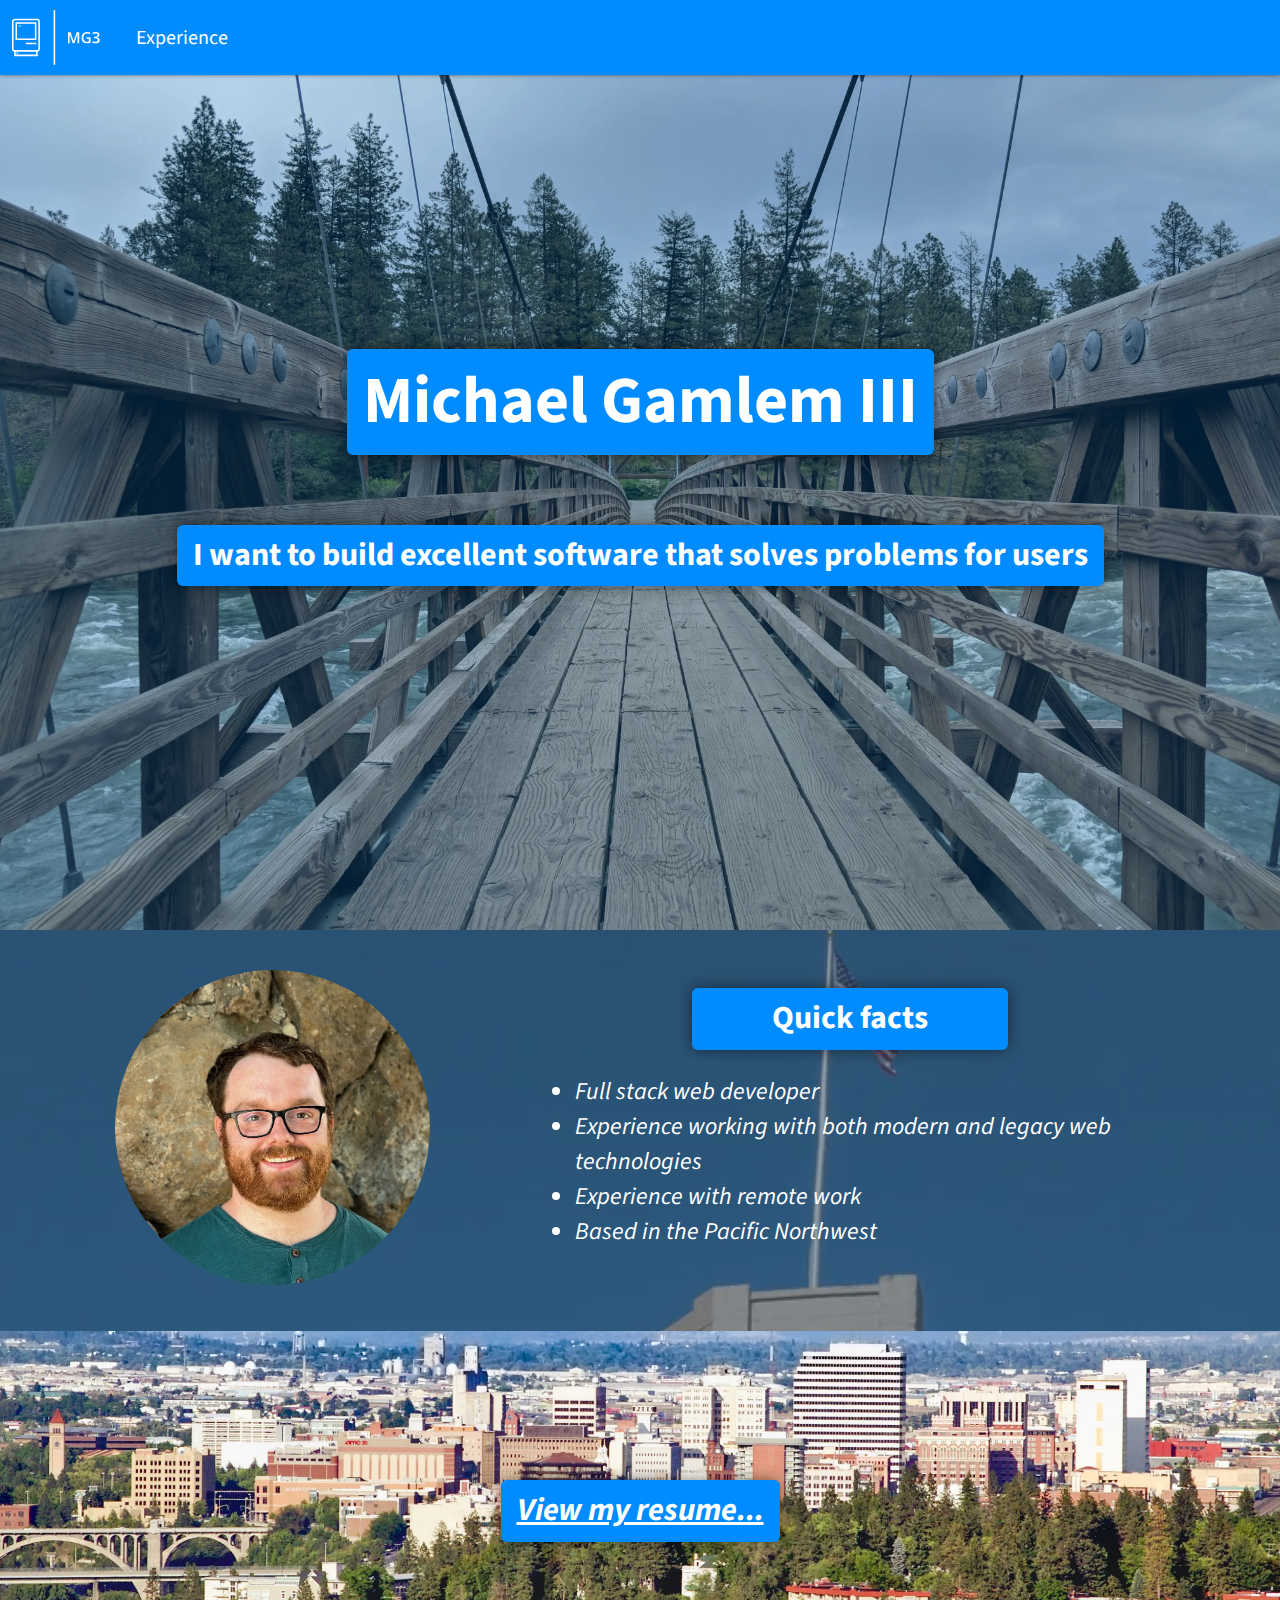
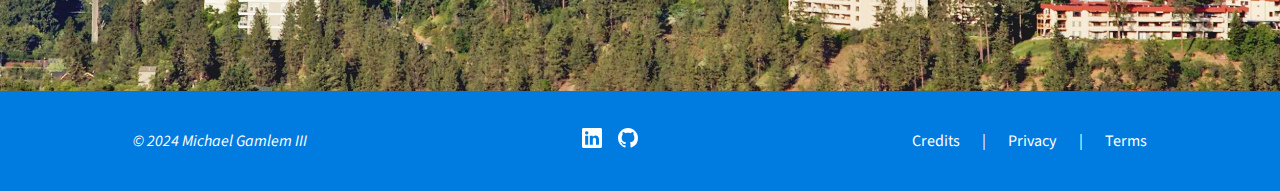
<file: index.html>
<!-- @format -->
<!-- © 2023 Michael Gamlem III. All Rights Reserved. -->

<!DOCTYPE html>
<html lang="en">

<head>
	<!-- Google tag (gtag.js) -->
	<script async src="https://www.googletagmanager.com/gtag/js?id=G-13D5HB38HJ"></script>
	<script>
		window.dataLayer = window.dataLayer || [];
		function gtag() {
			dataLayer.push(arguments);
		}
		gtag("js", new Date());

		gtag("config", "G-13D5HB38HJ");
	</script>
	<meta charset="utf-8" />
	<title>MG3.codes | Home</title>
	<meta property="og:title" content="MG3.codes | Home" />
	<meta name="viewport" content="initial-scale=1.0, width=device-width" />
	<meta name="author" content="Michael Gamlem III" />
	<meta name="description" content="Software engineer based in the Pacific Northwest" />
	<link rel="stylesheet" href="./main.css" />
	<link rel="stylesheet" href="./index.css" />
	<link rel="icon" type="image/svg" href="favicon.svg" />
	<link rel="preconnect" href="https://fonts.googleapis.com" />
	<link rel="preconnect" href="https://fonts.gstatic.com" crossorigin />
	<link href="https://fonts.googleapis.com/css2?family=Open+Sans&family=Source+Sans+Pro&display=auto"
		rel="stylesheet" />
</head>

<body>
	<nav>
		<a href="/" class="logo-link flex-center">
			<img src="./images/mine/logo/Full Logo.svg" class="logo" />
		</a>
		<div class="button-container">
			<a href="experience.html" class="button">Experience</a>
		</div>
	</nav>
	<div>
		<main>
			<section class="hero">
				<div class="color-overlay"></div>
				<div class="background-box flex-center z-100">
					<h1 class="border-radius">Michael Gamlem III</h1>
				</div>
				<div class="background-box secondary flex-center z-100">
					<h2 class="border-radius">
						I want to build excellent software that solves
						problems for users
					</h2>
				</div>
			</section>
			<section class="about-me">
				<div class="color-overlay"></div>
				<div class="row1">
					<div class="image-container">
						<picture>
							<source srcset="./images/mine/profile/profile.webp" type="image/webp" />
							<source srcset="./images/mine/profile/profile.jpg" type="image/jpg" />
							<img src="./images/mine/profile.jpg" loading="lazy" alt="Michael Gamlem III"
								loading="lazy" />
						</picture>
					</div>
					<div class="text-container">
						<div class="background-box flex-center">
							<h2>Quick facts</h2>
						</div>
						<div class="phone-image-container">
							<picture>
								<source srcset="
											./images/mine/profile/profile.webp
										" type="image/webp" />
								<source srcset="
											./images/mine/profile/profile.jpg
										" type="image/jpg" />
								<img src="./images/mine/profile.jpg" loading="lazy" alt="Michael Gamlem III"
									loading="lazy" />
							</picture>
						</div>
						<ul class="facts-list">
							<li>Full stack web developer</li>
							<li>
								Experience working with both modern and
								legacy web technologies
							</li>
							<li>Experience with remote work</li>
							<li>Based in the Pacific Northwest</li>
						</ul>
					</div>
				</div>
			</section>
			<section class="more-info">
				<!-- SpokaneFromPalisades.jpg
- Mark Wagner / CC BY (https://creativecommons.org/licenses/by/2.5/deed.en) -->
				<picture style="width: 100%">
					<source srcset="
								./images/others/spokane-from-palisades/SpokaneFromPalisades.webp
							" type="image/webp" />
					<source srcset="
								./images/others/spokane-from-palisades/SpokaneFromPalisades.jpg
							" type="image/jpg" />
					<img src="./images/others/spokane-from-palisades/SpokaneFromPalisades.jpg" class="background-image"
						loading="lazy" alt="View of Spokane, WA" loading="lazy" />
				</picture>
				<div class="row1">
					<a href="https://standardresume.co/r/michaelgamlemiii" target="_blank" rel="nooopener noreferrer">
						<div class="background-box flex-center">
							<h2 class="link">View my resume...</h2>
						</div>
					</a>
				</div>
			</section>
		</main>
		<div class="footer">
			<div class="copyright">© 2024 Michael Gamlem III</div>
			<div class="icon-container">
				<a href='https://www.linkedin.com/in/michaelgamlemiii/' target='_blank' rel='noreferrer'>
					<svg xmlns="http://www.w3.org/2000/svg" width="20" height="20" fill="currentColor"
						class="bi bi-linkedin" viewBox="0 0 16 16">
						<path
							d="M0 1.146C0 .513.526 0 1.175 0h13.65C15.474 0 16 .513 16 1.146v13.708c0 .633-.526 1.146-1.175 1.146H1.175C.526 16 0 15.487 0 14.854zm4.943 12.248V6.169H2.542v7.225zm-1.2-8.212c.837 0 1.358-.554 1.358-1.248-.015-.709-.52-1.248-1.342-1.248S2.4 3.226 2.4 3.934c0 .694.521 1.248 1.327 1.248zm4.908 8.212V9.359c0-.216.016-.432.08-.586.173-.431.568-.878 1.232-.878.869 0 1.216.662 1.216 1.634v3.865h2.401V9.25c0-2.22-1.184-3.252-2.764-3.252-1.274 0-1.845.7-2.165 1.193v.025h-.016l.016-.025V6.169h-2.4c.03.678 0 7.225 0 7.225z" />
					</svg>
				</a>
				<a href='https://www.github.com/mgamlem3' target='_blank' rel='noreferrer'>
					<div>
						<svg xmlns="http://www.w3.org/2000/svg" width="20" height="20" fill="currentColor"
							class="bi bi-github" viewBox="0 0 16 16">
							<path
								d="M8 0C3.58 0 0 3.58 0 8c0 3.54 2.29 6.53 5.47 7.59.4.07.55-.17.55-.38 0-.19-.01-.82-.01-1.49-2.01.37-2.53-.49-2.69-.94-.09-.23-.48-.94-.82-1.13-.28-.15-.68-.52-.01-.53.63-.01 1.08.58 1.23.82.72 1.21 1.87.87 2.33.66.07-.52.28-.87.51-1.07-1.78-.2-3.64-.89-3.64-3.95 0-.87.31-1.59.82-2.15-.08-.2-.36-1.02.08-2.12 0 0 .67-.21 2.2.82.64-.18 1.32-.27 2-.27s1.36.09 2 .27c1.53-1.04 2.2-.82 2.2-.82.44 1.1.16 1.92.08 2.12.51.56.82 1.27.82 2.15 0 3.07-1.87 3.75-3.65 3.95.29.25.54.73.54 1.48 0 1.07-.01 1.93-.01 2.2 0 .21.15.46.55.38A8.01 8.01 0 0 0 16 8c0-4.42-3.58-8-8-8" />
						</svg>
					</div>
				</a>
			</div>
			<div class="links">
				<a href="credits.html">Credits</a>
				<div>|</div>
				<a href="privacy.html">Privacy</a>
				<div>|</div>
				<a href="terms.html">Terms</a>
			</div>
		</div>
	</div>
</body>

</html>
</file>
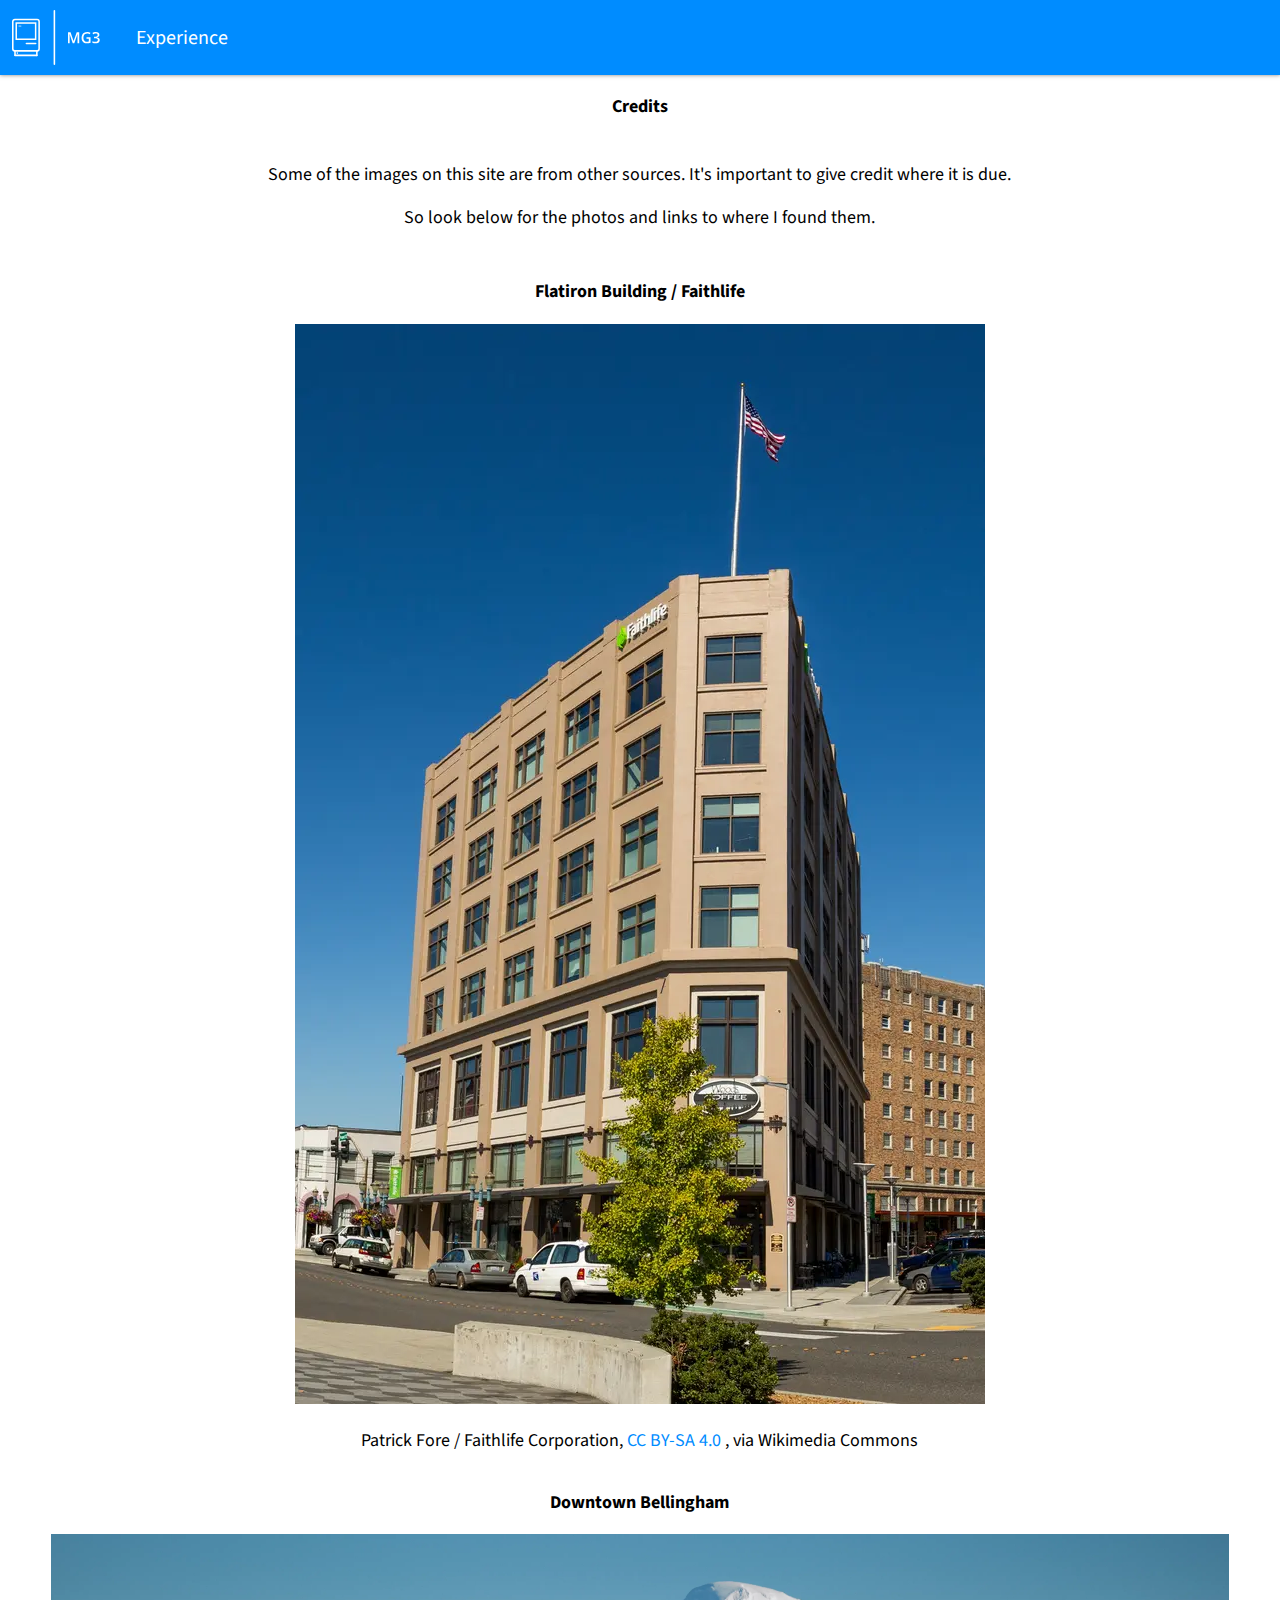
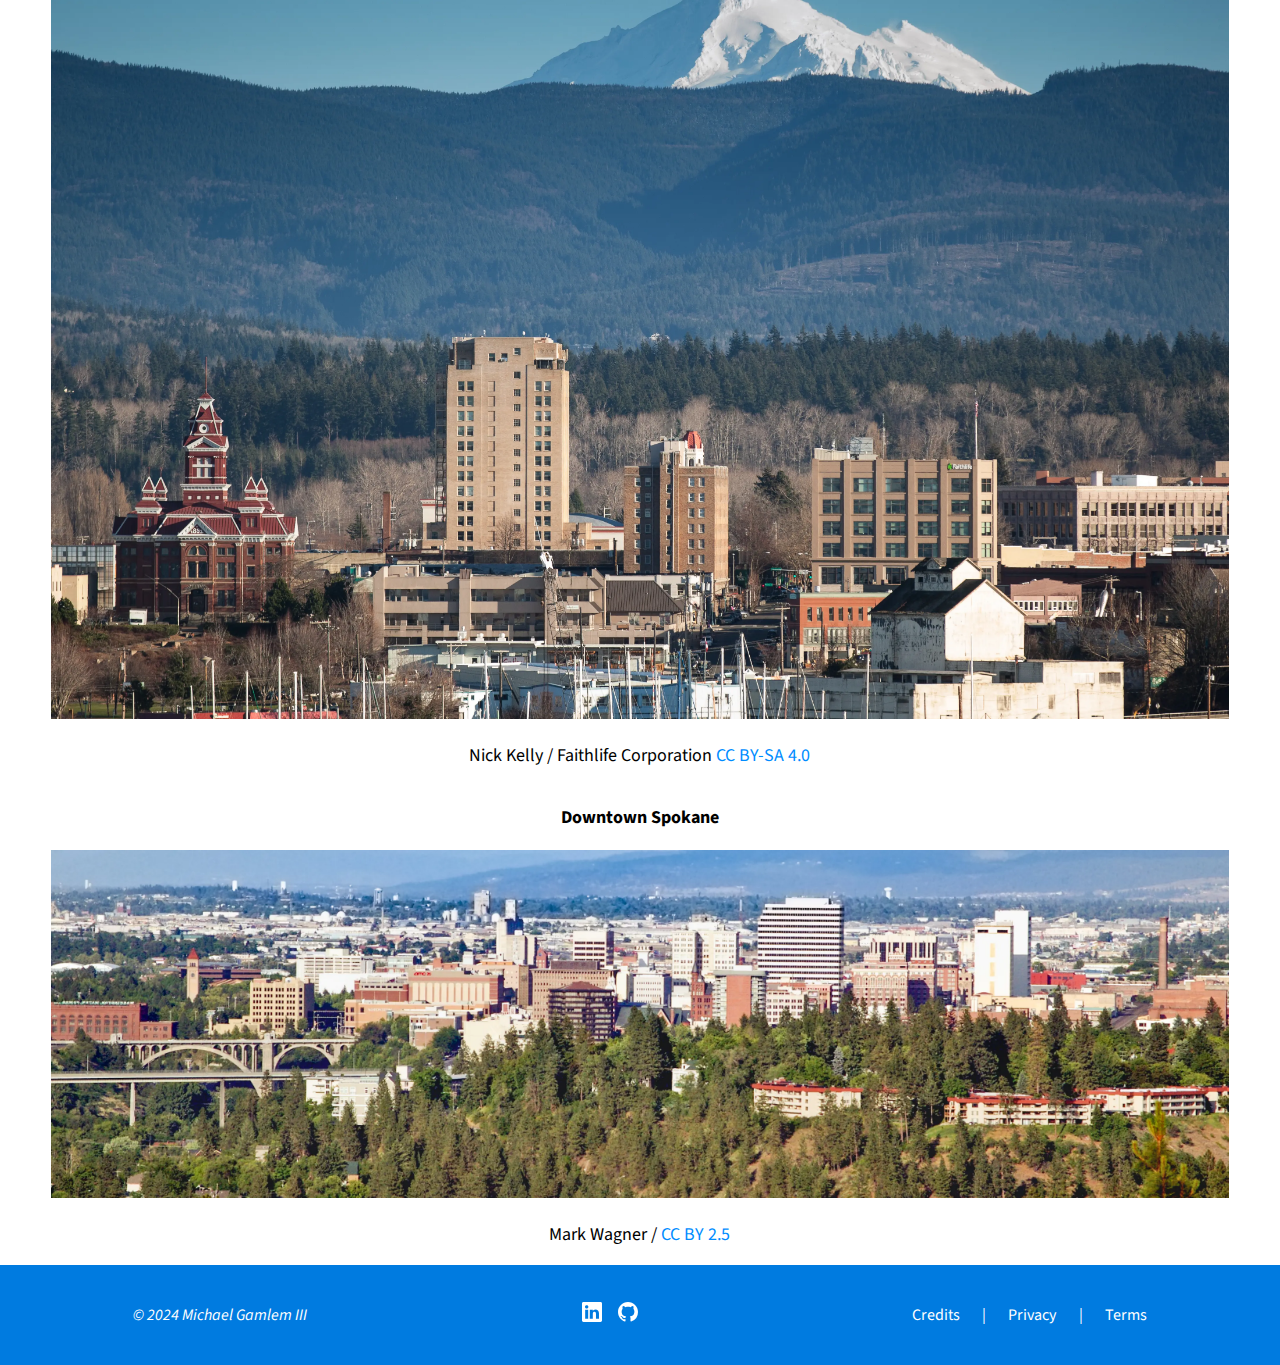
<file: credits.html>
<!-- @format -->
<!-- © 2023 Michael Gamlem III. All Rights Reserved. -->

<!DOCTYPE html>
<html lang="en">

<head>
	<!-- Google tag (gtag.js) -->
	<script async src="https://www.googletagmanager.com/gtag/js?id=G-13D5HB38HJ"></script>
	<script>
		window.dataLayer = window.dataLayer || [];
		function gtag() {
			dataLayer.push(arguments);
		}
		gtag("js", new Date());

		gtag("config", "G-13D5HB38HJ");
	</script>
	<meta charset="utf-8" />
	<title>MG3.codes | Credits</title>
	<meta property="og:title" content="MG3.codes | Credits" />
	<meta name="viewport" content="initial-scale=1.0, width=device-width" />
	<meta name="author" content="Michael Gamlem III" />
	<meta name="description" content="Software engineer based in the Pacific Northwest" />
	<link rel="stylesheet" href="./main.css" />
	<link rel="stylesheet" href="./credits.css" />
	<link rel="icon" type="image/x-icon" href="favicon.ico" />
	<link rel="preconnect" href="https://fonts.googleapis.com" />
	<link rel="preconnect" href="https://fonts.gstatic.com" crossorigin />
	<link href="https://fonts.googleapis.com/css2?family=Open+Sans&family=Source+Sans+Pro&display=auto"
		rel="stylesheet" />
</head>

<body>
	<nav>
		<a href="/" class="logo-link flex-center">
			<img src="./images/mine/logo/Full Logo.svg" class="logo" />
		</a>
		<div class="button-container">
			<a href="experience.html" class="button">Experience</a>
		</div>
	</nav>
	<div>
		<main>
			<section class="credits">
				<h1>Credits</h1>
				<div class="text">
					<p>
						Some of the images on this site are from other
						sources. It&apos;s important to give credit where it
						is due.
					</p>
					<p>
						So look below for the photos and links to where I
						found them.
					</p>
				</div>
				<div>
					<h2>Flatiron Building / Faithlife</h2>
					<!-- Patrick Fore / Faithlife Corporation CC BY-SA 4.0 https://creativecommons.org/licenses/by-sa/4.0 -->
					<a href="https://en.wikipedia.org/wiki/File:Bellingham_Flatiron_Building.png" target="__blank"
						rel="noopener noreferrer">
						<picture>
							<source srcset="
										./images/others/bellingham-flatiron-building/BellinghamFlatironBuilding.webp
									" type="image/webp" />
							<source srcset="
										./images/others/bellingham-flatiron-building/BellinghamFlatironBuilding.jpg
									" type="image/jpg" />
							<img src="./images/others/bellingham-flatiron-building/BellinghamFlatironBuilding.jpg"
								alt="Flatiron building in downtown Bellingham" loading="lazy" />
						</picture>
					</a>
					<div class="text">
						<p>
							Patrick Fore / Faithlife Corporation,
							<a href="https://creativecommons.org/licenses/by-sa/4.0" target="__blank"
								rel="noopener noreferrer">
								CC BY-SA 4.0
							</a>
							, via Wikimedia Commons
						</p>
					</div>
				</div>
				<div>
					<h2>Downtown Bellingham</h2>
					<!-- Nick Kelly / Faithlife Corporation / CC BY-SA https://creativecommons.org/licenses/by-sa/4.0 -->
					<a href="https://en.wikipedia.org/wiki/File:Downtown_Bellingham,_Washington.jpg" target="__blank"
						rel="noopener noreferrer">
						<picture>
							<source srcset="
										./images/others/downtown-bellingham/DowntownBellinghamWashington.webp
									" type="image/webp" />
							<source srcset="
										./images/others/downtown-bellingham/DowntownBellinghamWashington.jpg
									" type="image/jpg" />
							<img src="./images/others/downtown-bellingham/DowntownBellinghamWashington.jpg"
								alt="Downtown Bellingham skyline" loading="lazy" />
						</picture>
					</a>
					<div class="text">
						<p>
							Nick Kelly / Faithlife Corporation
							<a href="https://creativecommons.org/licenses/by-sa/4.0" target="__blank"
								rel="noopener noreferrer">
								CC BY-SA 4.0
							</a>
						</p>
					</div>
				</div>
				<div>
					<h2>Downtown Spokane</h2>
					<!-- Mark Wagner / CC BY https://creativecommons.org/licenses/by/2.5/deed.en -->
					<a href="https://en.wikipedia.org/wiki/File:SpokaneFromPalisades_20070614.jpg" target="__blank"
						rel="noopener noreferrer">
						<picture>
							<source srcset="
										./images/others/spokane-from-palisades/SpokaneFromPalisades.webp
									" type="image/webp" />
							<source srcset="
										./images/others/spokane-from-palisades/SpokaneFromPalisades.jpg
									" type="image/jpg" />
							<img src="./images/others/spokane-from-palisades/SpokaneFromPalisades.jpg"
								alt="Flatiron building in downtown Bellingham" loading="lazy" />
						</picture>
					</a>
					<div class="text">
						<p>
							Mark Wagner /
							<a href="https://creativecommons.org/licenses/by/2.5/deed.en" target="__blank"
								rel="noopener noreferrer">
								CC BY 2.5
							</a>
						</p>
					</div>
				</div>
			</section>
		</main>
	</div>
	<div class="footer">
		<div class="copyright">© 2024 Michael Gamlem III</div>
		<div class="icon-container">
			<a href='https://www.linkedin.com/in/michaelgamlemiii/' target='_blank' rel='noreferrer'>
				<svg xmlns="http://www.w3.org/2000/svg" width="20" height="20" fill="currentColor"
					class="bi bi-linkedin" viewBox="0 0 16 16">
					<path
						d="M0 1.146C0 .513.526 0 1.175 0h13.65C15.474 0 16 .513 16 1.146v13.708c0 .633-.526 1.146-1.175 1.146H1.175C.526 16 0 15.487 0 14.854zm4.943 12.248V6.169H2.542v7.225zm-1.2-8.212c.837 0 1.358-.554 1.358-1.248-.015-.709-.52-1.248-1.342-1.248S2.4 3.226 2.4 3.934c0 .694.521 1.248 1.327 1.248zm4.908 8.212V9.359c0-.216.016-.432.08-.586.173-.431.568-.878 1.232-.878.869 0 1.216.662 1.216 1.634v3.865h2.401V9.25c0-2.22-1.184-3.252-2.764-3.252-1.274 0-1.845.7-2.165 1.193v.025h-.016l.016-.025V6.169h-2.4c.03.678 0 7.225 0 7.225z" />
				</svg>
			</a>
			<a href='https://www.github.com/mgamlem3' target='_blank' rel='noreferrer'>
				<div>
					<svg xmlns="http://www.w3.org/2000/svg" width="20" height="20" fill="currentColor"
						class="bi bi-github" viewBox="0 0 16 16">
						<path
							d="M8 0C3.58 0 0 3.58 0 8c0 3.54 2.29 6.53 5.47 7.59.4.07.55-.17.55-.38 0-.19-.01-.82-.01-1.49-2.01.37-2.53-.49-2.69-.94-.09-.23-.48-.94-.82-1.13-.28-.15-.68-.52-.01-.53.63-.01 1.08.58 1.23.82.72 1.21 1.87.87 2.33.66.07-.52.28-.87.51-1.07-1.78-.2-3.64-.89-3.64-3.95 0-.87.31-1.59.82-2.15-.08-.2-.36-1.02.08-2.12 0 0 .67-.21 2.2.82.64-.18 1.32-.27 2-.27s1.36.09 2 .27c1.53-1.04 2.2-.82 2.2-.82.44 1.1.16 1.92.08 2.12.51.56.82 1.27.82 2.15 0 3.07-1.87 3.75-3.65 3.95.29.25.54.73.54 1.48 0 1.07-.01 1.93-.01 2.2 0 .21.15.46.55.38A8.01 8.01 0 0 0 16 8c0-4.42-3.58-8-8-8" />
					</svg>
				</div>
			</a>
		</div>
		<div class="links">
			<a href="credits.html">Credits</a>
			<div>|</div>
			<a href="privacy.html">Privacy</a>
			<div>|</div>
			<a href="terms.html">Terms</a>
		</div>
	</div>
</body>

</html>
</file>
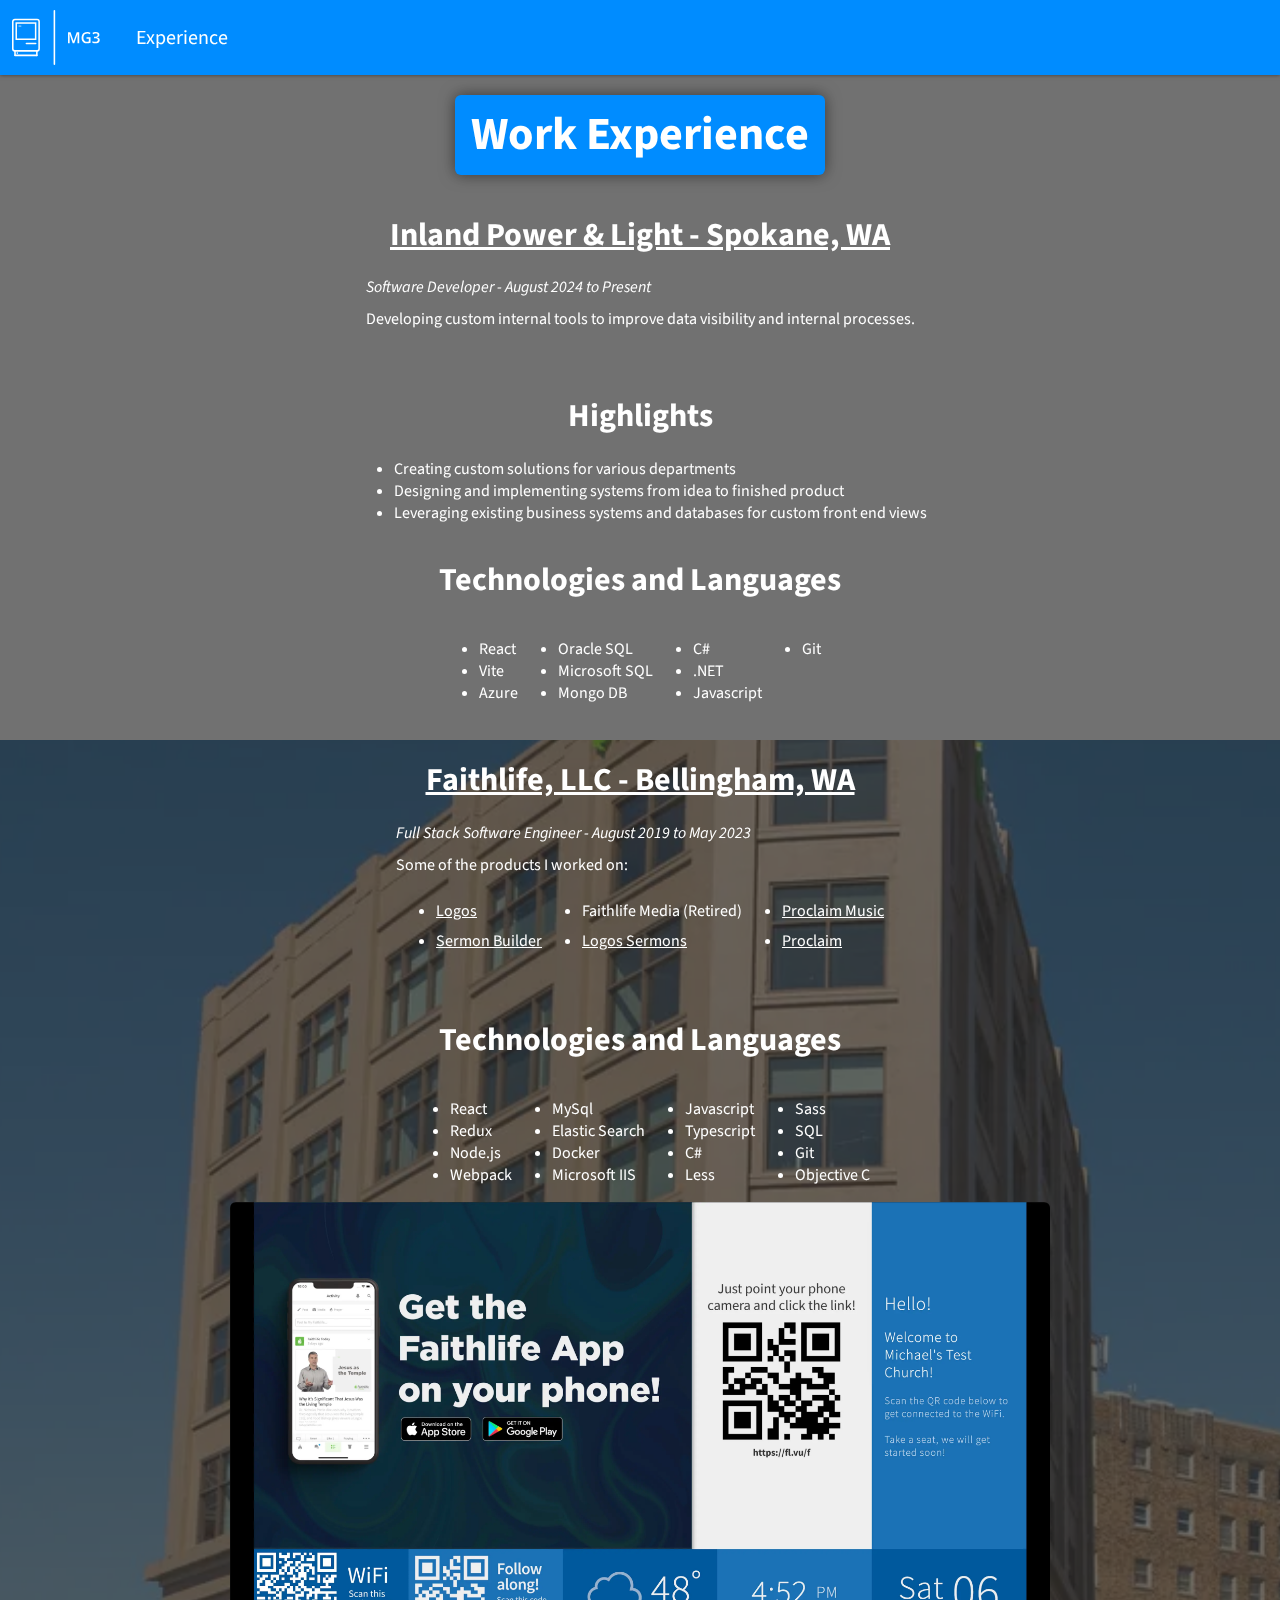
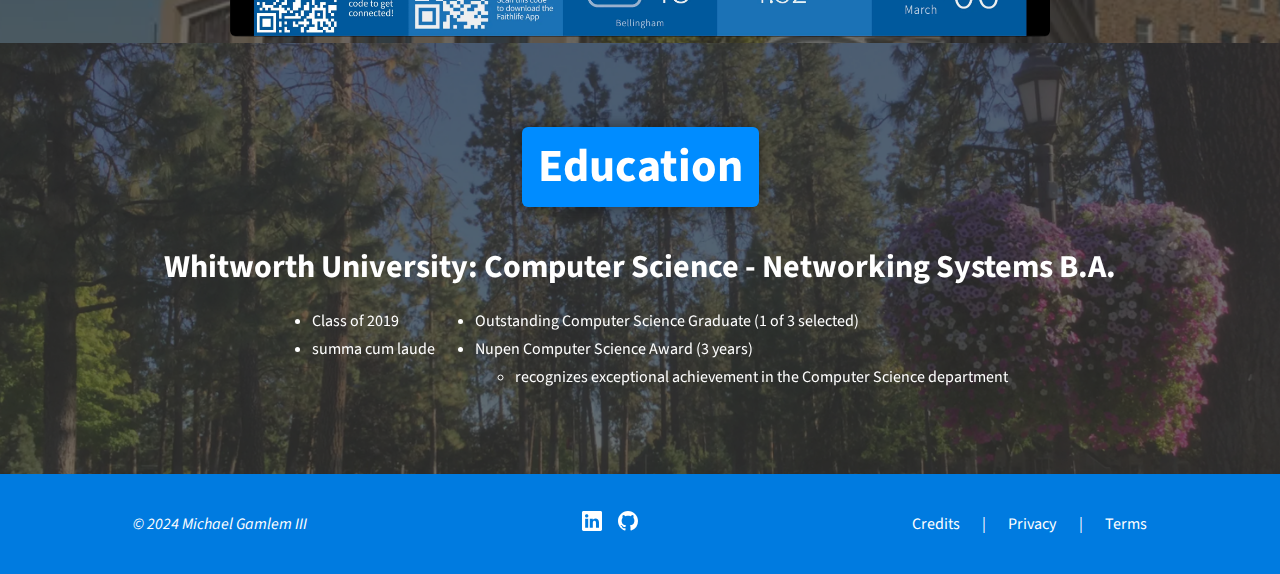
<file: experience.html>
<!-- @format -->
<!-- © 2023 Michael Gamlem III. All Rights Reserved. -->

<!DOCTYPE html>
<html lang="en">

<head>
	<!-- Google tag (gtag.js) -->
	<script async src="https://www.googletagmanager.com/gtag/js?id=G-13D5HB38HJ"></script>
	<script>
		window.dataLayer = window.dataLayer || [];
		function gtag() {
			dataLayer.push(arguments);
		}
		gtag("js", new Date());

		gtag("config", "G-13D5HB38HJ");
	</script>
	<meta charset="utf-8" />
	<title>MG3.codes | Experience</title>
	<meta property="og:title" content="MG3.codes | Experience" />
	<meta name="viewport" content="initial-scale=1.0, width=device-width" />
	<meta name="author" content="Michael Gamlem III" />
	<meta name="description" content="Software engineer based in the Pacific Northwest" />
	<link rel="stylesheet" href="./main.css" />
	<link rel="stylesheet" href="./experience.css" />
	<link rel="icon" type="image/x-icon" href="favicon.svg" />
	<link rel="preconnect" href="https://fonts.googleapis.com" />
	<link rel="preconnect" href="https://fonts.gstatic.com" crossorigin />
	<link href="https://fonts.googleapis.com/css2?family=Open+Sans&family=Source+Sans+Pro&display=auto"
		rel="stylesheet" />
</head>

<body>
	<nav>
		<a href="/" class="logo-link flex-center">
			<img src="./images/mine/logo/Full Logo.svg" class="logo" />
		</a>
		<div class="button-container">
			<a href="experience.html" class="button">Experience</a>
		</div>
	</nav>
	<main class="experience">
		<section class="work section">
			<div class="background-image wind"></div>
			<div class="color-overlay"></div>
			<div class="content">
				<h1 class="heading background-box">Work Experience</h1>
				<div class="text-container">
					<div class="product-container">
						<a href="https://inlandpower.com" target="_blank" rel="noopener noreferrer">
							<h2>Inland Power & Light - Spokane, WA</h2>
						</a>
						<div class="subhead">Software Developer - August 2024 to Present</div>
						<div class="product-head">
							Developing custom internal tools to improve data visibility and internal processes.
						</div>
					</div>
					<div>
						<h2>Highlights</h2>
						<ul>
							<li>Creating custom solutions for various departments</li>
							<li>Designing and implementing systems from idea to finished product</li>
							<li>Leveraging existing business systems and databases for custom front end views</li>
						</ul>
					</div>
					<div class="technologies-container">
						<h2>Technologies and Languages</h2>
						<div class="product-container">
							<ul class="product-list">
								<li>React</li>
								<li>Vite</li>
								<li>Azure</li>
							</ul>
							<ul class="product-list">
								<li>Oracle SQL</li>
								<li>Microsoft SQL</li>
								<li>Mongo DB</li>
							</ul>
							<ul class="product-list">
								<li>C#</li>
								<li>.NET</li>
								<li>Javascript</li>
							</ul>
							<ul class="product-list">
								<li>Git</li>
							</ul>
						</div>
					</div>
					<div>

					</div>
				</div>
			</div>
		</section>
		<section class="work section">
			<div class="background-image flatiron"></div>
			<div class="color-overlay"></div>
			<div class="content">
				<div class="text-container">
					<div class="product-container">
						<a href="https://faithlife.com/about" target="__blank" rel="noopener noreferrer">
							<h2>Faithlife, LLC - Bellingham, WA</h2>
						</a>
						<div class="subhead">
							Full Stack Software Engineer - August 2019 to
							May 2023
						</div>
						<div class="product-head">
							Some of the products I worked on:
						</div>
						<div class="product-list-container">
							<ul class="product-list">
								<li>
									<a href="https://logos.com" target="__blank" rel="noopener noreferrer"
										class="product-link">
										Logos
									</a>
								</li>
								<li>
									<a href="https://www.logos.com/features/sermon-builder" target="__blank"
										rel="noopener noreferrer" class="product-link">
										Sermon Builder
									</a>
								</li>
							</ul>
							<ul class="product-list">
								<li>
									<span class="product-link">
										Faithlife Media (Retired)
									</span>
								</li>
								<li>
									<a href="https://sermons.logos.com" target="__blank" rel="noopener noreferrer"
										class="product-link">
										Logos Sermons
									</a>
								</li>
							</ul>
							<ul class="product-list">
								<li>
									<a href="https://music.faithlife.com" target="__blank" rel="noopener noreferrer"
										class="product-link">
										Proclaim Music
									</a>
								</li>
								<li>
									<a href="https://proclaim.logos.com" target="__blank" rel="noopener noreferrer"
										class="product-link">
										Proclaim
									</a>
								</li>
							</ul>
						</div>
					</div>
				</div>
				<div class="technologies-container">
					<h2>Technologies and Languages</h2>
					<div class="product-container">
						<ul class="product-list">
							<li>React</li>
							<li>Redux</li>
							<li>Node.js</li>
							<li>Webpack</li>
						</ul>
						<ul class="product-list">
							<li>MySql</li>
							<li>Elastic Search</li>
							<li>Docker</li>
							<li>Microsoft IIS</li>
						</ul>
						<ul class="product-list">
							<li>Javascript</li>
							<li>Typescript</li>
							<li>C#</li>
							<li>Less</li>
						</ul>
						<ul class="product-list">
							<li>Sass</li>
							<li>SQL</li>
							<li>Git</li>
							<li>Objective C</li>
						</ul>
					</div>
				</div>
				<div class="content slideshow-container">
					<picture class="slide">
						<source srcset="
									./images/others/faithlife-products/DigitalSignage.webp
								" type="image/webp" />
						<source srcset="
									./images/others/faithlife-products/DigitalSignage.jpg
								" type="image/jpg" />
						<img src="./images/others/faithlife-products/DigitalSignage.jpg"
							alt="Flatiron building in downtown Bellingham" />
					</picture>
					<picture class="slide">
						<source srcset="
									./images/others/faithlife-products/Media1.webp
								" type="image/webp" />
						<source srcset="
									./images/others/faithlife-products/Media1.jpg
								" type="image/jpg" />
						<img src="./images/others/faithlife-products/Media1.jpg"
							alt="Flatiron building in downtown Bellingham" />
					</picture>
					<picture class="slide">
						<source srcset="
									./images/others/faithlife-products/Media2.webp
								" type="image/webp" />
						<source srcset="
									./images/others/faithlife-products/Media2.jpg
								" type="image/jpg" />
						<img src="./images/others/faithlife-products/Media2.jpg"
							alt="Flatiron building in downtown Bellingham" />
					</picture>
					<picture class="slide">
						<source srcset="
									./images/others/faithlife-products/Music.webp
								" type="image/webp" />
						<source srcset="
									./images/others/faithlife-products/Music.jpg
								" type="image/jpg" />
						<img src="./images/others/faithlife-products/Music.jpg"
							alt="Flatiron building in downtown Bellingham" />
					</picture>
					<picture class="slide">
						<source srcset="
									./images/others/faithlife-products/Sermons.webp
								" type="image/webp" />
						<source srcset="
									./images/others/faithlife-products/Sermons.jpg
								" type="image/jpg" />
						<img src="./images/others/faithlife-products/Sermons.jpg"
							alt="Flatiron building in downtown Bellingham" />
					</picture>
				</div>
			</div>
		</section>
		<section class="education section">
			<div class="background-image loop"></div>
			<div class="color-overlay"></div>
			<div class="content">
				<h1 class="heading background-box">Education</h1>
				<div class="education-content">
					<h2>
						Whitworth University: Computer Science - Networking
						Systems B.A.
					</h2>
					<div class="list-container">
						<ul>
							<li>Class of 2019</li>
							<li>summa cum laude</li>
						</ul>
						<ul>
							<li>
								Outstanding Computer Science Graduate (1 of
								3 selected)
							</li>
							<li>
								Nupen Computer Science Award (3 years)
								<ul>
									<li>
										recognizes exceptional achievement
										in the Computer Science department
									</li>
								</ul>
							</li>
						</ul>
					</div>
				</div>
			</div>
		</section>
	</main>
	<div class="footer">
		<div class="copyright">© 2024 Michael Gamlem III</div>
		<div class="icon-container">
			<a href='https://www.linkedin.com/in/michaelgamlemiii/' target='_blank' rel='noreferrer'>
				<svg xmlns="http://www.w3.org/2000/svg" width="20" height="20" fill="currentColor"
					class="bi bi-linkedin" viewBox="0 0 16 16">
					<path
						d="M0 1.146C0 .513.526 0 1.175 0h13.65C15.474 0 16 .513 16 1.146v13.708c0 .633-.526 1.146-1.175 1.146H1.175C.526 16 0 15.487 0 14.854zm4.943 12.248V6.169H2.542v7.225zm-1.2-8.212c.837 0 1.358-.554 1.358-1.248-.015-.709-.52-1.248-1.342-1.248S2.4 3.226 2.4 3.934c0 .694.521 1.248 1.327 1.248zm4.908 8.212V9.359c0-.216.016-.432.08-.586.173-.431.568-.878 1.232-.878.869 0 1.216.662 1.216 1.634v3.865h2.401V9.25c0-2.22-1.184-3.252-2.764-3.252-1.274 0-1.845.7-2.165 1.193v.025h-.016l.016-.025V6.169h-2.4c.03.678 0 7.225 0 7.225z" />
				</svg>
			</a>
			<a href='https://www.github.com/mgamlem3' target='_blank' rel='noreferrer'>
				<div>
					<svg xmlns="http://www.w3.org/2000/svg" width="20" height="20" fill="currentColor"
						class="bi bi-github" viewBox="0 0 16 16">
						<path
							d="M8 0C3.58 0 0 3.58 0 8c0 3.54 2.29 6.53 5.47 7.59.4.07.55-.17.55-.38 0-.19-.01-.82-.01-1.49-2.01.37-2.53-.49-2.69-.94-.09-.23-.48-.94-.82-1.13-.28-.15-.68-.52-.01-.53.63-.01 1.08.58 1.23.82.72 1.21 1.87.87 2.33.66.07-.52.28-.87.51-1.07-1.78-.2-3.64-.89-3.64-3.95 0-.87.31-1.59.82-2.15-.08-.2-.36-1.02.08-2.12 0 0 .67-.21 2.2.82.64-.18 1.32-.27 2-.27s1.36.09 2 .27c1.53-1.04 2.2-.82 2.2-.82.44 1.1.16 1.92.08 2.12.51.56.82 1.27.82 2.15 0 3.07-1.87 3.75-3.65 3.95.29.25.54.73.54 1.48 0 1.07-.01 1.93-.01 2.2 0 .21.15.46.55.38A8.01 8.01 0 0 0 16 8c0-4.42-3.58-8-8-8" />
					</svg>
				</div>
			</a>
		</div>
		<div class="links">
			<a href="credits.html">Credits</a>
			<div>|</div>
			<a href="privacy.html">Privacy</a>
			<div>|</div>
			<a href="terms.html">Terms</a>
		</div>
	</div>
</body>

<script>
	var slideIndex = 0;
	slideshow();

	function slideshow() {
		var i;
		var docs = document.getElementsByClassName("slide");

		for (i = 0; i < docs.length; i++) {
			docs[i].style.display = "none";
		}

		slideIndex++;

		if (slideIndex > docs.length) {
			slideIndex = 1;
		}

		docs[slideIndex - 1].style.display = "block";

		setTimeout(slideshow, 3000);
	}
</script>

</html>
</file>
<file: main.css>
/**
 * © 2023 Michael Gamlem III. All Rights Reserved.
 * @format
 */

* {
	font-family: "Source Sans Pro", sans-serif;
	color: #ffffff;
}

a {
	color: unset;
	text-emphasis: unset;
	text-decoration: unset;
}

a:hover {
	color: unset;
	text-emphasis: unset;
	text-decoration: unset;
}

body {
	font-family: "Source Sans Pro", sans-serif;
	color: #ffffff;
	margin: 0;
	width: 100vw;
}

body section {
	max-width: 100vw;
	overflow: hidden;
	content-visibility: auto;
}

body section h1,
h2,
h3,
h4 {
	font-family: "Source Sans Pro", sans-serif;
	font-size: 46px;
	text-align: center;
	line-height: 1.3em;
	margin: 20px 0;
	z-index: 2;
}

body section h2 {
	font-size: 32px;
}

body section h3 {
	font-size: 24px;
}

body section h4 {
	font-size: 14px;
}

body section p {
	font-size: 24px;
	font-family: "Source Sans Pro", sans-serif;
}

.background-box {
	background-color: #008cff;
	box-shadow: 0 0 15px rgba(0, 0, 0, 0.5);
	padding: 10px 16px 10px 16px;
	border-radius: 6px;
}

.border-radius {
	border-radius: 6px;
}

.flex-center {
	display: flex;
	justify-content: center;
	align-items: center;
}

nav {
	position: relative;
	width: 100vw;
	height: 75px;
	z-index: 1000;
	box-shadow: 0 0 4px rgba(0, 0, 0, 0.5);
	background-color: #008cff;
	display: flex;
	justify-content: flex-start;
	align-items: center;
}

nav .logo-link {
	height: 85%;
}

nav img.logo {
	position: relative;
	height: 85%;
	margin: 0 26px 0 12px;
}

nav .button-container {
	min-width: 40px;
	height: 100%;
	background-color: transparent;
	padding: 0 8px;
}

nav .button-container:hover {
	background-color: #007be0;
}

nav .button-container .button {
	color: #ffffff;
	font-size: 20px;
	height: 100%;
	width: 100%;
	font-family: "Source Sans Pro", sans-serif;
	font-weight: normal;
	display: flex;
	align-items: center;
	justify-content: center;
	text-decoration: none;
}

nav .button-container .button a:hover {
	text-emphasis: unset;
	color: unset;
}

.z-100 {
	z-index: 100;
}

.footer {
	background-color: #007be0;
	min-height: 100px;
	display: flex;
	justify-content: space-around;
	align-items: center;
	z-index: 100;
	position: sticky;
}

.footer .copyright {
	font-style: italic;
}

.footer .icon-container {
	display: flex;
	justify-content: center;
	align-items: center;
	padding: 0;
}

.footer .icon-container svg {
	margin: 0 8px;
}

.footer .links {
	min-width: 16%;
	max-width: 33%;
	flex-grow: 0.1;
	display: flex;
	justify-content: space-between;
}

@media screen and (max-width: 480px) {
	.background-box {
		max-width: 80%;
	}

	.footer {
		flex-direction: column-reverse;
		min-height: 120px;
		padding: 12px 0;
	}

	.footer .links {
		max-width: unset;
		min-width: 50%;
		flex-grow: unset;
	}
}
</file>
<file: index.css>
/**
 * © 2023 Michael Gamlem III. All Rights Reserved.
 * @format
 */

section.hero {
	display: flex;
	justify-content: center;
	align-items: center;
	flex-direction: column;
	height: 95vh;
	position: relative;
	width: 100%;
	background-image: image-set(
		url("./images/mine/bp-bridge/bp-bridge.webp") 1x,
		url("./images/mine/bp-bridge/bp-bridge.jpg") 1x
	);
	background-image: -webkit-image-set(
		url("./images/mine/bp-bridge/bp-bridge.webp") 1x,
		url("./images/mine/bp-bridge/bp-bridge.jpg") 1x
	);
	background-position: center;
	background-repeat: no-repeat;
	background-size: cover;
}

.hero .color-overlay {
	position: absolute;
	background-color: #008cff;
	filter: opacity(0.2);
	width: 100%;
	height: 100%;
}

.hero .background-box {
	margin: 0 5% 70px 5%;
}

.hero h1 {
	font-size: 66px;
	margin: 0;
}

.hero .background-box .secondary {
	max-width: 45%;
	margin: 0 5%;
}

.hero h2 {
	margin: 0;
}

.about-me {
	position: relative;
	/*
		BellinghamFlatironBuilding.png - Patrick Fore / Faithlife Corporation
		CC BY-SA 4.0 https://creativecommons.org/licenses/by-sa/4.0
	*/
	background-image: image-set(
		url("./images/others/bellingham-flatiron-building/BellinghamFlatironBuilding.webp")
			1x,
		url("./images/others/bellingham-flatiron-building/BellinghamFlatironBuilding.jpg")
			1x
	);
	background-image: -webkit-image-set(
		url("./images/others/bellingham-flatiron-building/BellinghamFlatironBuilding.webp")
			1x,
		url("./images/others/bellingham-flatiron-building/BellinghamFlatironBuilding.jpg")
			1x
	);
	background-repeat: no-repeat;
	background-size: cover;
	background-position-y: -110px;
}

.about-me .color-overlay {
	position: absolute;
	background-color: #425a70;
	filter: opacity(0.6);
	width: 100%;
	height: 100%;
	z-index: 1;
}

.about-me .row1 {
	display: flex;
	position: relative;
	justify-content: space-evenly;
	align-items: center;
	padding: 40px 10px;
}

.about-me .row1 .image-container {
	max-width: 25%;
	overflow: hidden;
	z-index: 2;
}

.about-me .row1 .image-container img {
	width: 100%;
	border-radius: 300px;
}

.about-me .row1 .text-container {
	max-width: 50%;
	z-index: 2;
	display: flex;
	flex-direction: column;
	align-items: center;
}

.about-me .row1 .text-container .background-box {
	width: 45%;
}

.about-me .row1 .text-container .background-box h2 {
	align-self: center;
	margin: 0;
}

.about-me .row1 .text-container .phone-image-container {
	display: none;
}

.about-me .row1 .text-container .facts-list {
	font-size: 24px;
	font-family: "Source Sans Pro", sans-serif;
	font-style: italic;
}

.more-info {
	position: relative;
	min-height: 40vh;
	max-height: 350px;
	display: flex;
	flex-direction: column;
	justify-content: center;
	align-items: center;
}

.more-info .background-image {
	transform: scale(1.2);
	width: 100%;
}

.more-info div {
	z-index: 10;
}

.more-info .row1,
.row2 {
	display: flex;
	position: relative;
	justify-content: space-around;
	align-items: center;
	filter: none;
	margin-bottom: 20px;
}

.more-info .row1 {
	position: absolute;
	display: flex;
	flex-direction: column;
	justify-content: center;
	align-items: center;
	margin-top: 20px;
}

.more-info .row1 h2 {
	align-self: center;
	margin: 0;
	z-index: inherit;
	text-decoration: underline;
	font-style: italic;
}

.more-info .row2 {
	max-height: 60px;
}

.more-info .row2 h3 {
	margin: 0;
	text-decoration: underline;
}

@media screen and (max-width: 480px) {
	.hero h1 {
		font-size: 46px;
	}

	.hero .background-box .secondary {
		max-width: 70%;
	}

	.hero h2 {
		font-size: 20px;
	}

	.about-me {
		background-position-y: unset;
	}

	.about-me .row1 .image-container {
		display: none;
	}

	.about-me .row1 .text-container {
		max-width: 100%;
	}

	.about-me .row1 .text-container .background-box {
		width: 50%;
		margin-bottom: 26px;
	}

	.about-me .row1 .text-container .phone-image-container {
		display: flex;
		justify-content: center;
	}

	.about-me .row1 .text-container .phone-image-container img {
		width: 30%;
		border-radius: 300px;
	}

	.more-info .row1 .background-box {
		max-width: unset;
	}

	.more-info .row1 h2 {
		font-size: 26px;
	}
}

@media screen and (max-width: 940px) {
	.more-info .background-image {
		width: unset;
		transform: unset;
		height: 100%;
		max-height: 375px;
	}
}
</file>
<file: credits.css>
/**
 * © 2023 Michael Gamlem III. All Rights Reserved.
 * @format
 */

.credits {
	margin: 0 4%;
	display: flex;
	flex-direction: column;
	align-items: center;
}

.credits h1,
.credits h2,
.credits p {
	font-size: 18px;
	text-align: center;
	color: #000000;
}

img {
	width: 100%;
}

main a {
	color: #008cff;
}

.text {
	margin: 6px 0 12px 0;
}
</file>
<file: experience.css>
/**
 * © 2023 Michael Gamlem III. All Rights Reserved.
 * @format
 */

main .experience {
	display: flex;
	flex-direction: column;
}

.experience .section {
	display: flex;
	justify-content: flex-start;
	align-items: flex-start;
	flex-direction: column;
	position: relative;
	width: 100%;
}

.experience .section a {
	text-decoration: underline;
}

.background-image {
	height: 100%;
	width: 100%;
	position: absolute;
	background-position: center;
	background-repeat: no-repeat;
	background-size: cover;
	background-attachment: fixed;
	transform: translateZ(1px) scale(1.1);
}

.experience .color-overlay {
	position: absolute;
	background-color: #333333;
	filter: opacity(0.7);
	width: 100%;
	height: 100%;
}

.work {
	height: fit-content;
}

.work .flatiron {
	/* Patrick Fore / Faithlife Corporation, CC BY-SA 4.0 <https://creativecommons.org/licenses/by-sa/4.0>, via Wikimedia Commons */
	background-image: image-set(
		url("./images/others/bellingham-flatiron-building/BellinghamFlatironBuilding.webp")
			1x,
		url("./images/others/bellingham-flatiron-building/BellinghamFlatironBuilding.jpg")
			1x
	);
	background-image: -webkit-image-set(
		url("./images/others/bellingham-flatiron-building/BellinghamFlatironBuilding.webp")
			1x,
		url("./images/others/bellingham-flatiron-building/BellinghamFlatironBuilding.jpg")
			1x
	);
}

.work .wind {
	background-image: image-set(
		url("./images/mine/wind-farm/wild-horse-wind.webp") 1x,
		url("./images/mine/wind-farm/wild-horse-wind.jpg") 1x
	);
	background-image: --webkit-image-set(
		url("./images/mine/wind-farm/wild-horse-wind.webp") 1x,
		url("./images/mine/wind-farm/wild-horse-wind.jpg") 1x
	);
}

.experience .content {
	width: 80%;
	margin: 0 10%;
	z-index: 10;
	display: flex;
	flex-direction: column;
	justify-content: center;
	align-items: center;
}

.experience .content .heading {
	max-width: 50%;
}

.experience .work .content .text-container {
	display: flex;
	flex-wrap: wrap;
	max-width: 90%;
	justify-content: center;
}

.experience .work .content .text-container .product-container {
	margin-bottom: 5%;
}

.product-container .subhead {
	font-style: italic;
	text-align: left;
}

.product-container .product-head {
	margin: 10px 0 0 0;
}

.product-container .product-list-container {
	display: flex;
	flex-wrap: wrap;
}

.product-container .product-list-container ul.product-list li {
	margin: 8px 0;
}

.experience .content .technologies-container .product-container {
	display: flex;
}

.product-container .product-list-container ul.product-list li a.product-link {
	text-decoration: underline;
	margin-bottom: 8px;
}

.slideshow-container {
	display: flex;
	justify-content: center;
	width: 90vw;
	margin-bottom: 22px;
	min-height: 400px;
}

.slideshow-container .slide,
.slideshow-container img {
	max-width: 100%;
	max-height: 100%;
	border-radius: 6px;
}

.background-image.loop {
	background-image: image-set(
		url("./images/mine/wu-loop/wu-loop.webp") 1x,
		url("./images/mine/wu-loop/wu-loop.jpg") 1x
	);
	background-image: -webkit-image-set(
		url("./images/mine/wu-loop/wu-loop.webp") 1x,
		url("./images/mine/wu-loop/wu-loop.jpg") 1x
	);
}

.education .content {
	margin: 5% 0 5% 10%;
	z-index: 10;
}
.education .content h2 {
	margin-bottom: 0;
}

.education .content li {
	margin: 6px 0 6px 0;
}

.education .content div.backgroundBox {
	padding: 10px 16px 10px 16px;
	margin-left: 10px;
}

.education .content .education-content {
	display: flex;
	flex-direction: column;
	min-width: 60vw;
}

.education .content .education-content .list-container {
	display: flex;
	justify-content: center;
}

@media screen and (max-width: 480px) {
	.experience .work .content {
		max-width: 90%;
		width: unset;
		margin: 0 5%;
	}

	.experience .content .heading {
		max-width: 80%;
	}

	.experience .content .technologies-container .product-container {
		margin: 0 10%;
		display: flex;
		flex-wrap: wrap;
	}

	.experience .content .technologies-container .product-container ul {
		margin: 0;
		min-width: 70px;
	}

	.product-container .product-list-container {
		max-width: 60%;
	}

	.product-container .product-list-container ul {
		margin: 0;
	}

	.product-container .product-list-container ul.product-list li {
		margin: 0;
	}

	.slideshow-container {
		min-height: fit-content;
		padding: 20px 0;
	}

	.education .content .education-content .list-container {
		flex-direction: column;
		margin-top: 16px;
	}

	.education .content .education-content .list-container ul {
		margin: 0;
	}
}
</file>
